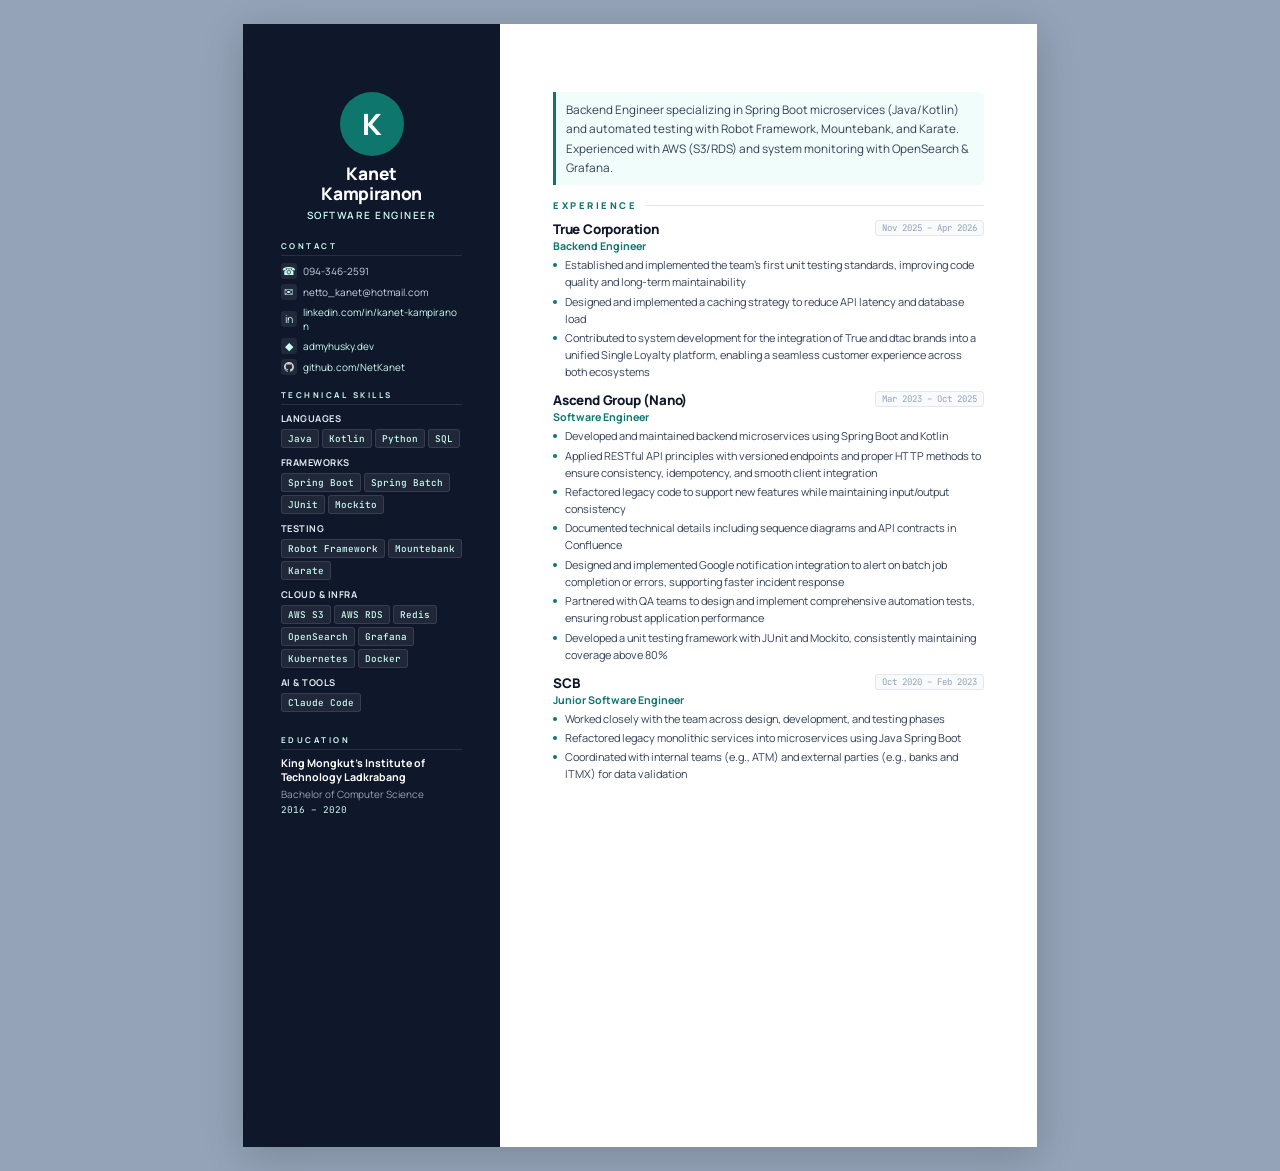
<file: kanet_resume_full_version.html>
<!DOCTYPE html>
<html lang="en">
<head>
<meta charset="UTF-8">
<meta name="viewport" content="width=device-width, initial-scale=1.0">
<title>Kanet Kampiranon — Resume</title>
<link href="https://fonts.googleapis.com/css2?family=Manrope:wght@300;400;500;600;700;800&family=JetBrains+Mono:wght@400;500&display=swap" rel="stylesheet">
<style>
  * { margin: 0; padding: 0; box-sizing: border-box; }

  :root {
    --ink: #0f172a;
    --ink-mid: #334155;
    --ink-light: #94a3b8;
    --accent: #0f766e;
    --accent-soft: #f0fdfa;
    --accent-mid: #ccfbf1;
    --accent-dark: #134e4a;
    --bg: #ffffff;
    --bg-off: #f8fafc;
    --rule: #e2e8f0;
  }

  @page { size: A4; margin: 0; }

  body {
    font-family: 'Manrope', sans-serif;
    font-size: 10pt;
    color: var(--ink);
    background: #94a3b8;
    display: flex;
    justify-content: center;
    padding: 24px;
  }

  /* ===================== PAGE ===================== */
  .page {
    width: 210mm;
    min-height: 297mm;
    background: var(--bg);
    display: grid;
    grid-template-columns: 68mm 1fr;
    box-shadow: 0 8px 40px rgba(0,0,0,0.18);
  }

  .sidebar-wrap {
    grid-column: 1;
    background: var(--ink);
    color: #e2e8f0;
    padding: 18mm 10mm 12mm;
    display: flex;
    flex-direction: column;
    gap: 14px;
  }

  .main {
    grid-column: 2;
    padding: 18mm 14mm 12mm;
  }

  /* ===================== SIDEBAR ===================== */
  .side-section-title {
    font-size: 6pt;
    font-weight: 700;
    letter-spacing: 2.5px;
    text-transform: uppercase;
    color: var(--accent-mid);
    margin-bottom: 7px;
    padding-bottom: 4px;
    border-bottom: 1px solid rgba(255,255,255,0.1);
  }

  .avatar-area { text-align: center; margin-bottom: 4px; }
  .avatar-circle {
    width: 64px;
    height: 64px;
    border-radius: 50%;
    background: var(--accent);
    color: #fff;
    display: inline-flex;
    align-items: center;
    justify-content: center;
    font-size: 22pt;
    font-weight: 800;
    letter-spacing: -1px;
    margin-bottom: 8px;
  }
  .sidebar-name {
    font-size: 13pt;
    font-weight: 800;
    color: #fff;
    line-height: 1.15;
    letter-spacing: -0.3px;
  }
  .sidebar-role {
    font-size: 7.5pt;
    color: var(--accent-mid);
    font-weight: 600;
    letter-spacing: 1.5px;
    text-transform: uppercase;
    margin-top: 4px;
  }

  .contact-list {
    list-style: none;
    font-size: 7.5pt;
    display: flex;
    flex-direction: column;
    gap: 5px;
  }
  .contact-list li {
    display: flex;
    align-items: center;
    gap: 6px;
    color: #cbd5e1;
    word-break: break-all;
  }
  .contact-list a { color: var(--accent-mid); text-decoration: none; }
  .contact-icon {
    width: 16px;
    height: 16px;
    background: rgba(255,255,255,0.08);
    border-radius: 3px;
    display: flex;
    align-items: center;
    justify-content: center;
    font-size: 8pt;
    flex-shrink: 0;
    color: var(--accent-mid);
  }

  .skill-group { margin-bottom: 8px; }
  .skill-cat {
    font-size: 7pt;
    font-weight: 700;
    color: #e2e8f0;
    margin-bottom: 4px;
    text-transform: uppercase;
    letter-spacing: 0.5px;
  }
  .skill-tags { display: flex; flex-wrap: wrap; gap: 3px; }
  .stag {
    background: rgba(255,255,255,0.07);
    border: 1px solid rgba(255,255,255,0.1);
    color: var(--accent-mid);
    font-size: 7pt;
    font-weight: 500;
    padding: 2px 6px;
    border-radius: 3px;
    font-family: 'JetBrains Mono', monospace;
  }

  .edu-name { font-size: 8pt; font-weight: 700; color: #fff; line-height: 1.3; }
  .edu-detail { font-size: 7.5pt; color: #94a3b8; margin-top: 2px; }
  .edu-year { font-family: 'JetBrains Mono', monospace; font-size: 7pt; color: var(--accent-mid); margin-top: 2px; }

  /* ===================== MAIN ===================== */
  .summary {
    font-size: 8.8pt;
    color: var(--ink-mid);
    line-height: 1.65;
    margin-bottom: 14px;
    padding: 8px 10px;
    background: var(--accent-soft);
    border-left: 3px solid var(--accent);
    border-radius: 0 5px 5px 0;
  }
  .section { margin-bottom: 12px; }
  .section-title {
    font-size: 7pt;
    font-weight: 800;
    letter-spacing: 2.5px;
    text-transform: uppercase;
    color: var(--accent);
    margin-bottom: 8px;
    display: flex;
    align-items: center;
    gap: 8px;
  }
  .section-title::after { content: ""; flex: 1; height: 1px; background: var(--rule); }

  .job { margin-bottom: 10px; }
  .job:last-child { margin-bottom: 0; }
  .job-top { display: flex; justify-content: space-between; align-items: flex-start; margin-bottom: 1px; }
  .job-company { font-weight: 800; font-size: 10pt; color: var(--ink); letter-spacing: -0.2px; }
  .job-date {
    font-family: 'JetBrains Mono', monospace;
    font-size: 6.8pt;
    color: var(--ink-light);
    background: var(--bg-off);
    border: 1px solid var(--rule);
    padding: 1px 6px;
    border-radius: 3px;
    white-space: nowrap;
    flex-shrink: 0;
  }
  .job-role { font-size: 8pt; color: var(--accent); font-weight: 700; margin-bottom: 4px; }
  .job ul { padding-left: 0; list-style: none; }
  .job li {
    font-size: 8.2pt;
    line-height: 1.55;
    color: var(--ink-mid);
    margin-bottom: 2.5px;
    padding-left: 12px;
    position: relative;
  }
  .job li::before {
    content: "";
    position: absolute;
    left: 0;
    top: 6px;
    width: 4px;
    height: 4px;
    border-radius: 50%;
    background: var(--accent);
  }

  /* ===================== MOBILE (≤960px) ===================== */
  @media (max-width: 960px) {
    body { padding: 0; background: var(--ink); }
    .page {
      display: flex;
      flex-direction: column;
      width: 100%;
      min-height: auto;
      box-shadow: none;
    }

    .sidebar-wrap { display: contents; }
    .side-header  { order: 1; }
    .side-skills  { order: 2; }
    .main         { order: 3; }
    .side-edu     { order: 4; }
    .side-contact { order: 5; flex-grow: 1; }

    .side-header, .side-skills, .side-contact {
      background: var(--ink);
      color: #e2e8f0;
    }

    .side-header { padding: 20px 20px 10px; }
    .side-header .avatar-area { display: flex; align-items: center; gap: 14px; text-align: left; margin-bottom: 0; }
    .side-header .avatar-circle { margin-bottom: 0; flex-shrink: 0; }
    .side-header .sidebar-name { font-size: 15pt; white-space: nowrap; }
    .side-header .sidebar-name .name-break { display: none; }
    .side-header .sidebar-role { font-size: 8pt; margin-top: 4px; }

    .side-skills { padding: 10px 20px 16px; }
    .side-contact { padding: 10px 20px 24px; }
    .main { padding: 16px 20px; }

    /* Education — white, same pattern as Experience */
    .side-edu {
      background: var(--bg);
      color: var(--ink);
      padding: 4px 20px 12px;
    }
    .side-edu .side-section-title {
      color: var(--accent);
      border-bottom-color: var(--rule);
      font-size: 7pt;
      font-weight: 800;
      display: flex;
      align-items: center;
      gap: 8px;
    }
    .side-edu .side-section-title::after { content: ""; flex: 1; height: 1px; background: var(--rule); }
    .side-edu .edu-name { color: var(--ink); font-size: 11pt; font-weight: 800; letter-spacing: -0.2px; }
    .side-edu .edu-detail { color: var(--accent); font-size: 9pt; font-weight: 700; margin-top: 2px; }
    .side-edu .edu-year {
      color: var(--ink-light);
      background: var(--bg-off);
      border: 1px solid var(--rule);
      padding: 1px 6px;
      border-radius: 3px;
      display: inline-block;
      font-size: 7.5pt;
      margin-top: 4px;
    }

    .summary { font-size: 10pt; margin-bottom: 10px; }
    .section { margin-bottom: 8px; }
    .section-title { font-size: 8pt; margin-bottom: 6px; }
    .job { margin-bottom: 8px; }
    .job-company { font-size: 11pt; }
    .job-role { font-size: 9pt; margin-bottom: 3px; }
    .job li { font-size: 9pt; line-height: 1.5; margin-bottom: 1px; }
    .job-top { flex-wrap: wrap; gap: 4px; }
    .job-date { font-size: 7.5pt; }
  }

  /* ===================== PRINT ===================== */
  @media print {
    body { background: none; padding: 0; }
    .page {
      width: 210mm;
      min-height: 297mm;
      max-height: 297mm;
      display: grid;
      grid-template-columns: 68mm 1fr;
      box-shadow: none;
      overflow: hidden;
    }
    .sidebar-wrap {
      display: flex;
      flex-direction: column;
      grid-column: 1;
      background: var(--ink);
      color: #e2e8f0;
      padding: 18mm 10mm 12mm;
      gap: 14px;
    }
    .side-header, .side-skills, .side-edu, .side-contact {
      order: unset;
      background: var(--ink);
      color: #e2e8f0;
      padding: 0;
      flex-grow: 0;
    }
    .side-header .avatar-area { display: block; text-align: center; }
    .side-header .avatar-circle { margin-bottom: 8px; }
    .side-header .sidebar-name { font-size: 13pt; white-space: normal; text-align: center; }
    .side-header .sidebar-name .name-break { display: inline; }
    .side-header .sidebar-role { text-align: center; }
    .side-edu .side-section-title { color: var(--accent-mid); border-bottom-color: rgba(255,255,255,0.1); }
    .side-edu .side-section-title::after { display: none; }
    .side-edu .edu-name { color: #fff; font-size: 8pt; }
    .side-edu .edu-detail { color: #94a3b8; font-size: 7.5pt; }
    .side-edu .edu-year { color: var(--accent-mid); background: none; border: none; padding: 0; font-size: 7pt; display: block; }
    .main { grid-column: 2; padding: 18mm 14mm 12mm; }
  }
</style>
</head>
<body>
<div class="page">

  <div class="sidebar-wrap">
    <div class="side-header">
      <div class="avatar-area">
        <div class="avatar-circle">K</div>
        <div class="avatar-info">
          <div class="sidebar-name">Kanet <span class="name-break"><br></span>Kampiranon</div>
          <div class="sidebar-role">Software Engineer</div>
        </div>
      </div>
    </div>

    <div class="side-contact">
      <div class="side-section-title">Contact</div>
      <ul class="contact-list">
        <li><span class="contact-icon">☎</span> 094-346-2591</li>
        <li><span class="contact-icon">✉</span> netto_kanet@hotmail.com</li>
        <li><span class="contact-icon">in</span> <a href="https://www.linkedin.com/in/kanet-kampiranon">linkedin.com/in/kanet-kampiranon</a></li>
        <li><span class="contact-icon">◆</span> <a href="https://admyhusky.dev">admyhusky.dev</a></li>
        <li><span class="contact-icon"><img src="images/github.svg" alt="GitHub" style="width:10px;height:10px;filter:brightness(0) invert(0.8)"></span> <a href="https://github.com/NetKanet">github.com/NetKanet</a></li>
      </ul>
    </div>

    <div class="side-skills">
      <div class="side-section-title">Technical Skills</div>
      <div class="skill-group">
        <div class="skill-cat">Languages</div>
        <div class="skill-tags">
          <span class="stag">Java</span>
          <span class="stag">Kotlin</span>
          <span class="stag">Python</span>
          <span class="stag">SQL</span>
        </div>
      </div>
      <div class="skill-group">
        <div class="skill-cat">Frameworks</div>
        <div class="skill-tags">
          <span class="stag">Spring Boot</span>
          <span class="stag">Spring Batch</span>
          <span class="stag">JUnit</span>
          <span class="stag">Mockito</span>
        </div>
      </div>
      <div class="skill-group">
        <div class="skill-cat">Testing</div>
        <div class="skill-tags">
          <span class="stag">Robot Framework</span>
          <span class="stag">Mountebank</span>
          <span class="stag">Karate</span>
        </div>
      </div>
      <div class="skill-group">
        <div class="skill-cat">Cloud & Infra</div>
        <div class="skill-tags">
          <span class="stag">AWS S3</span>
          <span class="stag">AWS RDS</span>
          <span class="stag">Redis</span>
          <span class="stag">OpenSearch</span>
          <span class="stag">Grafana</span>
          <span class="stag">Kubernetes</span>
          <span class="stag">Docker</span>
        </div>
      </div>
      <div class="skill-group">
        <div class="skill-cat">AI & Tools</div>
        <div class="skill-tags">
          <span class="stag">Claude Code</span>
        </div>
      </div>
    </div>

    <div class="side-edu">
      <div class="side-section-title">Education</div>
      <div class="edu-name">King Mongkut's Institute of Technology Ladkrabang</div>
      <div class="edu-detail">Bachelor of Computer Science</div>
      <div class="edu-year">2016 – 2020</div>
    </div>
  </div>

  <div class="main">
    <div class="summary">
      Backend Engineer specializing in Spring Boot microservices (Java/Kotlin) and automated testing with Robot Framework, Mountebank, and Karate. Experienced with AWS (S3/RDS) and system monitoring with OpenSearch &amp; Grafana.
    </div>

    <div class="section">
      <div class="section-title">Experience</div>

      <div class="job">
        <div class="job-top">
          <span class="job-company">True Corporation</span>
          <span class="job-date">Nov 2025 – Apr 2026</span>
        </div>
        <div class="job-role">Backend Engineer</div>
        <ul>
          <li>Established and implemented the team's first unit testing standards, improving code quality and long-term maintainability</li>
          <li>Designed and implemented a caching strategy to reduce API latency and database load</li>
          <li>Contributed to system development for the integration of True and dtac brands into a unified Single Loyalty platform, enabling a seamless customer experience across both ecosystems</li>
        </ul>
      </div>

      <div class="job">
        <div class="job-top">
          <span class="job-company">Ascend Group (Nano)</span>
          <span class="job-date">Mar 2023 – Oct 2025</span>
        </div>
        <div class="job-role">Software Engineer</div>
        <ul>
          <li>Developed and maintained backend microservices using Spring Boot and Kotlin</li>
          <li>Applied RESTful API principles with versioned endpoints and proper HTTP methods to ensure consistency, idempotency, and smooth client integration</li>
          <li>Refactored legacy code to support new features while maintaining input/output consistency</li>
          <li>Documented technical details including sequence diagrams and API contracts in Confluence</li>
          <li>Designed and implemented Google notification integration to alert on batch job completion or errors, supporting faster incident response</li>
          <li>Partnered with QA teams to design and implement comprehensive automation tests, ensuring robust application performance</li>
          <li>Developed a unit testing framework with JUnit and Mockito, consistently maintaining coverage above 80%</li>
        </ul>
      </div>

      <div class="job">
        <div class="job-top">
          <span class="job-company">SCB</span>
          <span class="job-date">Oct 2020 – Feb 2023</span>
        </div>
        <div class="job-role">Junior Software Engineer</div>
        <ul>
          <li>Worked closely with the team across design, development, and testing phases</li>
          <li>Refactored legacy monolithic services into microservices using Java Spring Boot</li>
          <li>Coordinated with internal teams (e.g., ATM) and external parties (e.g., banks and ITMX) for data validation</li>
        </ul>
      </div>
    </div>
  </div>

</div>
</body>
</html>
</file>
